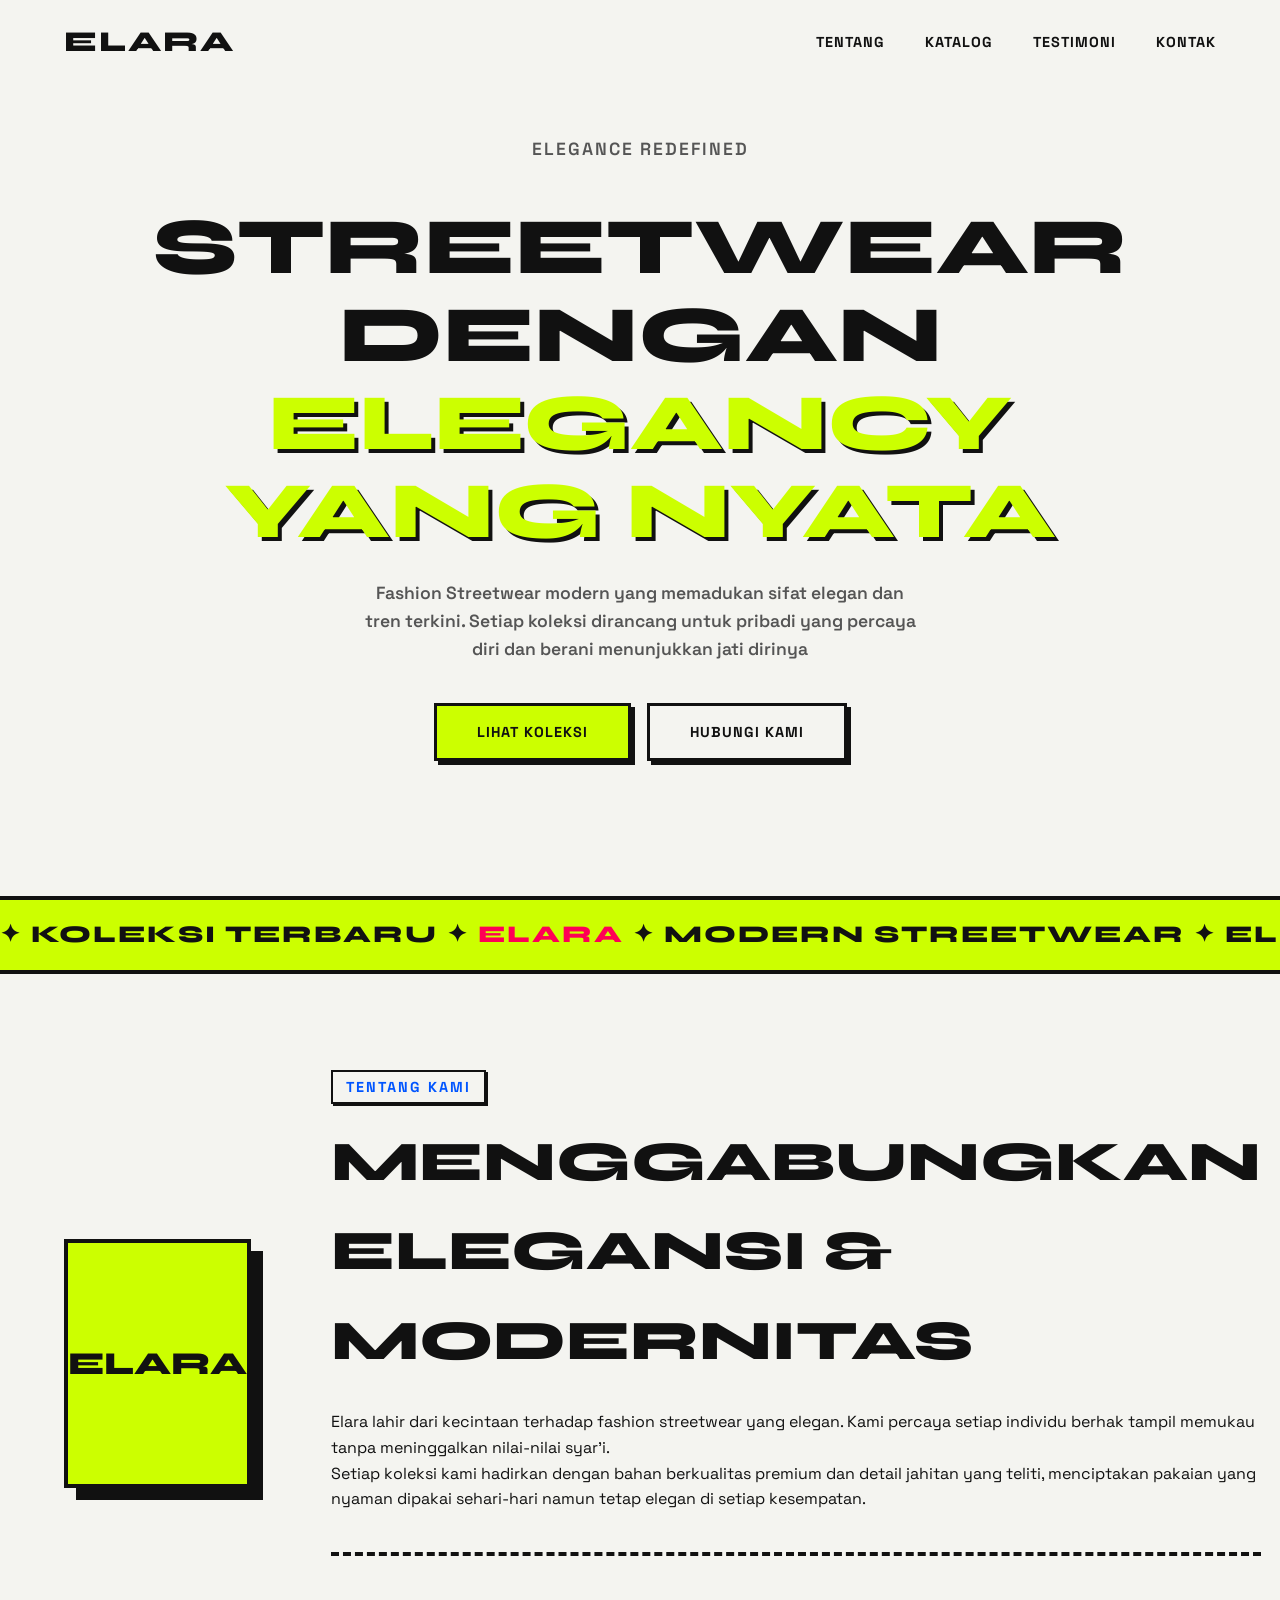
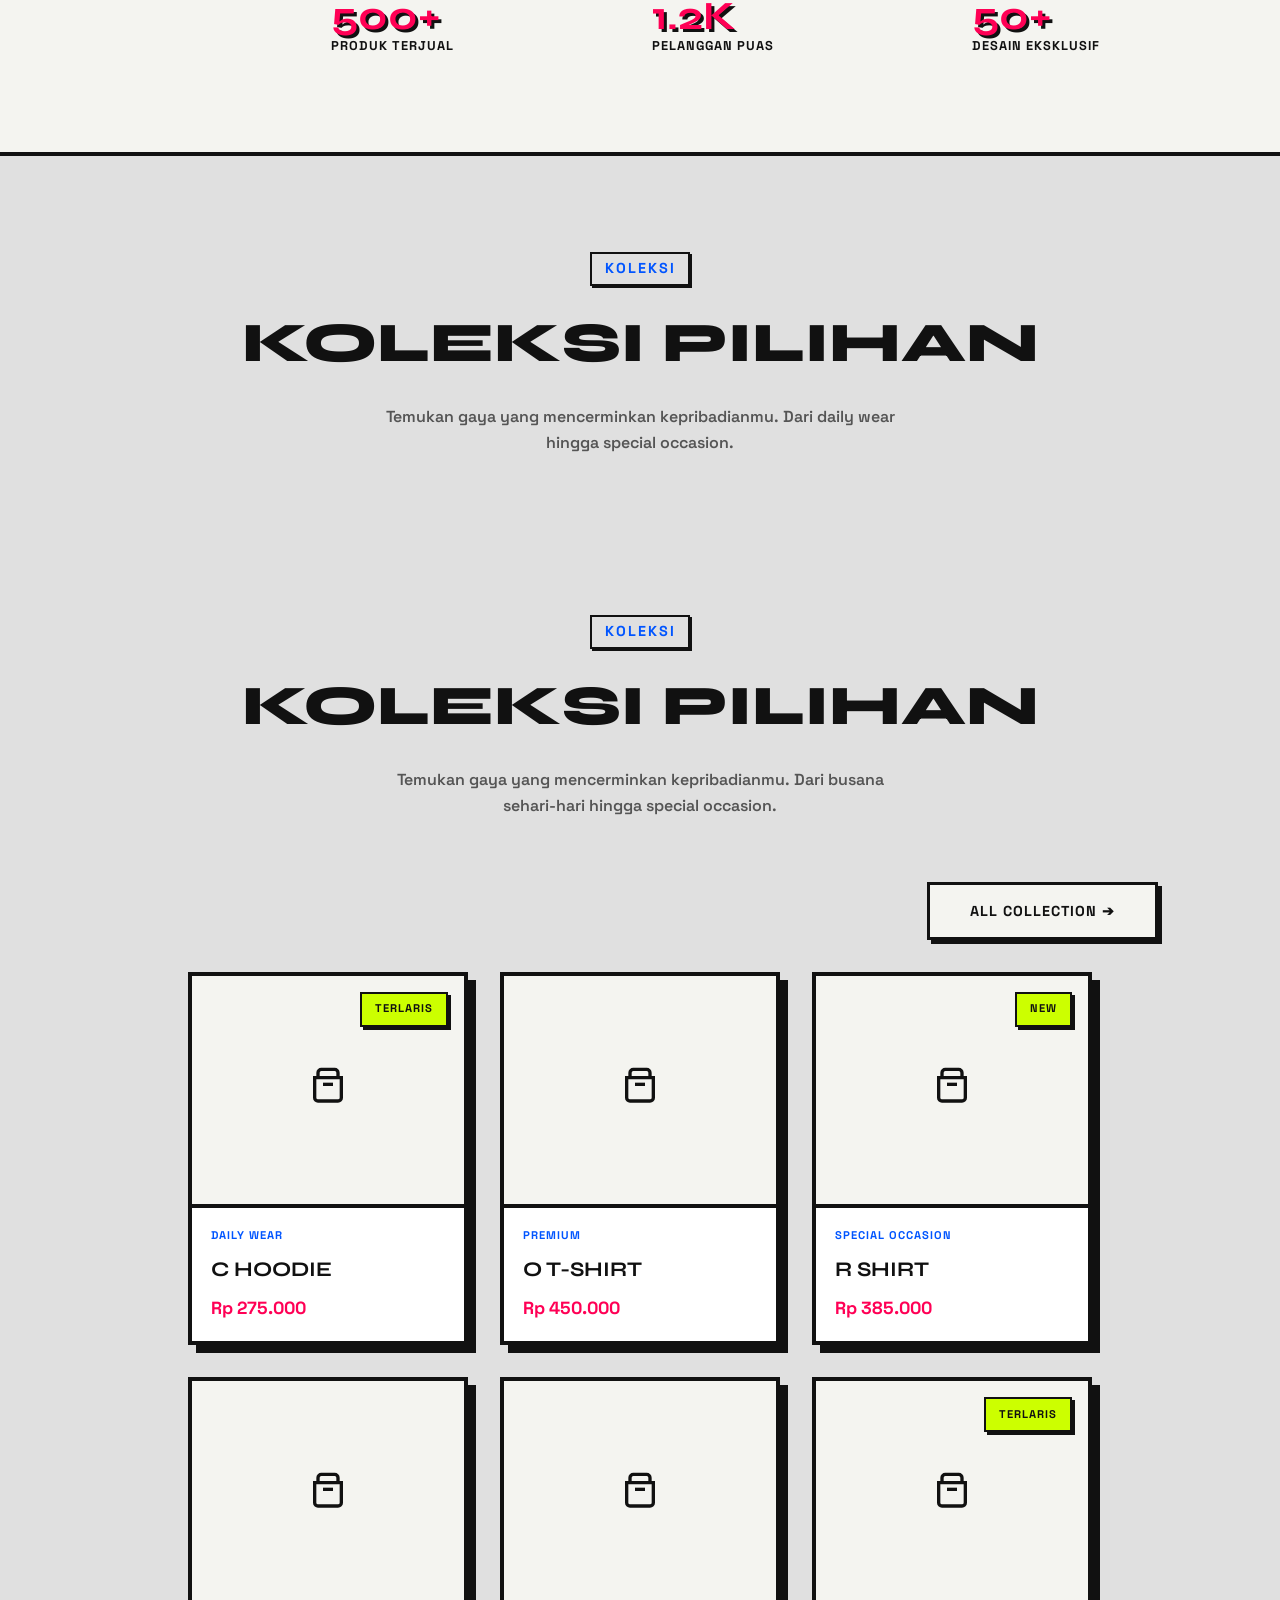
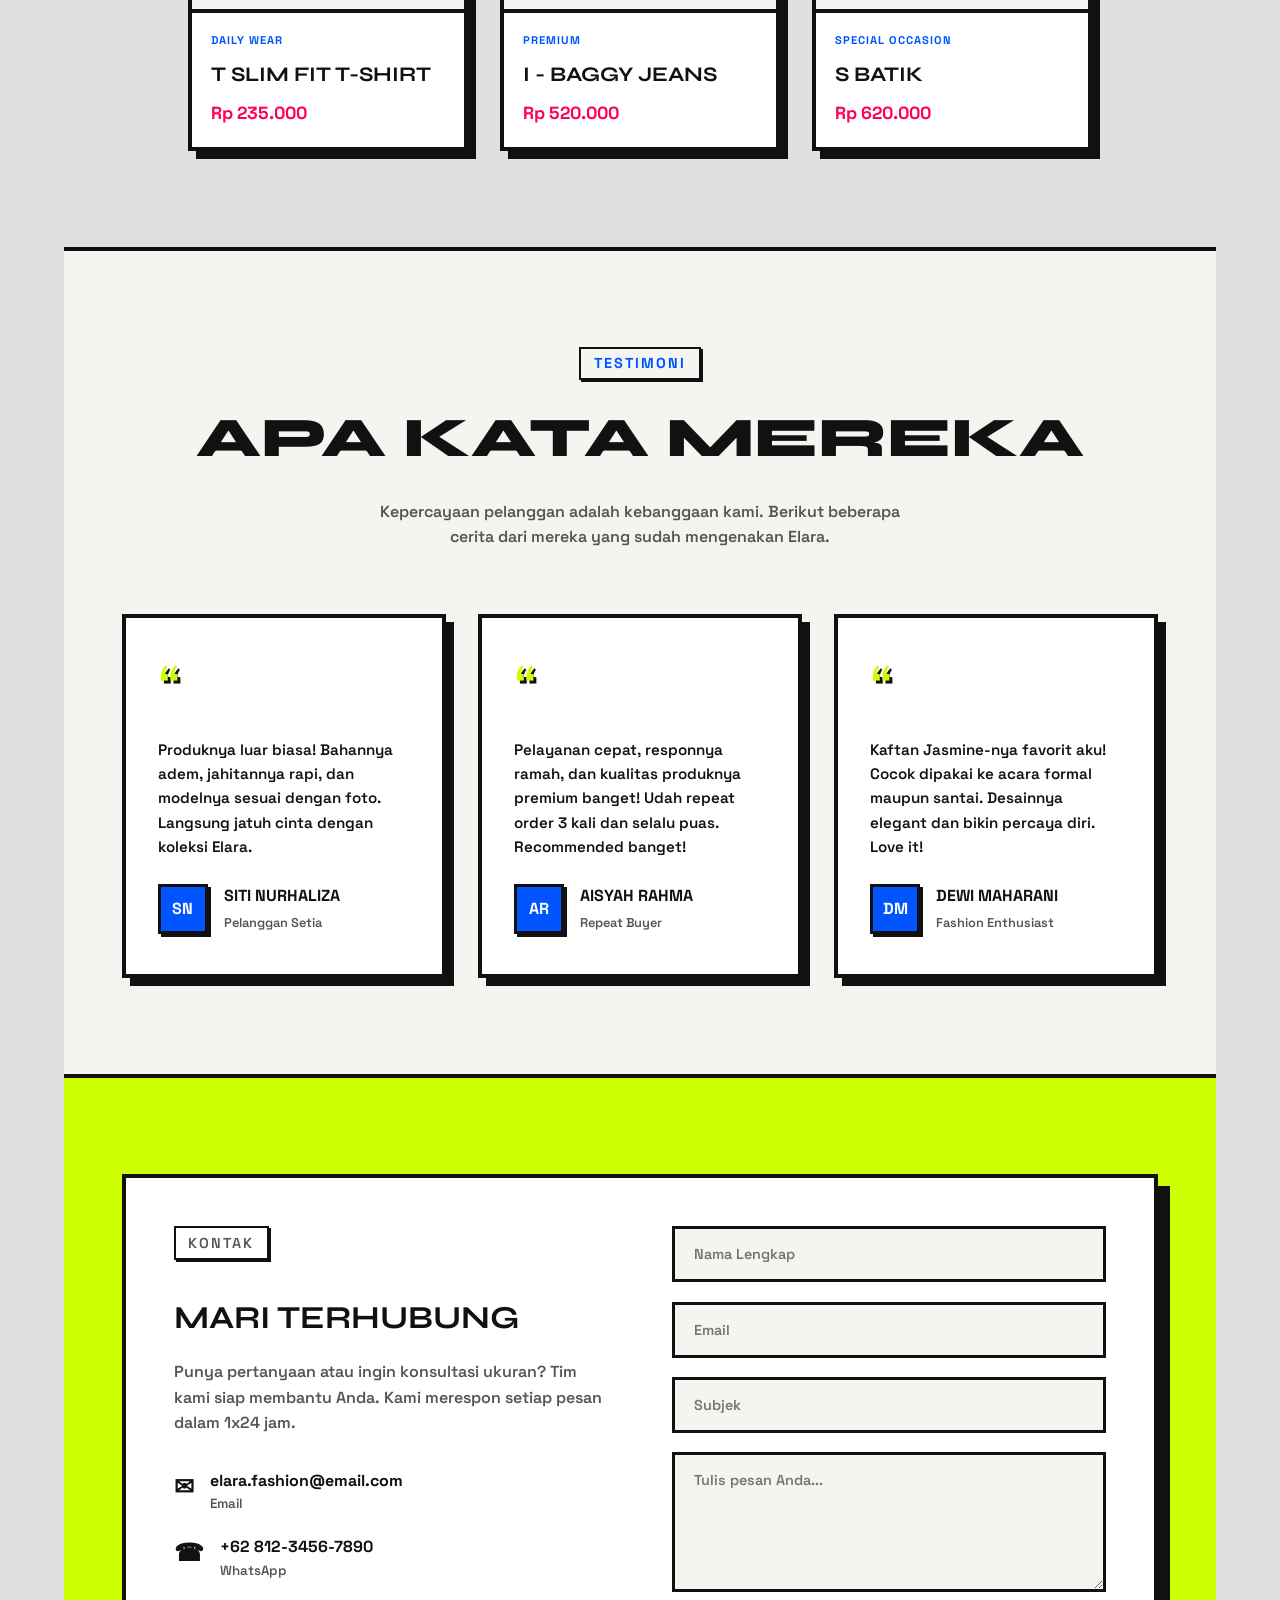
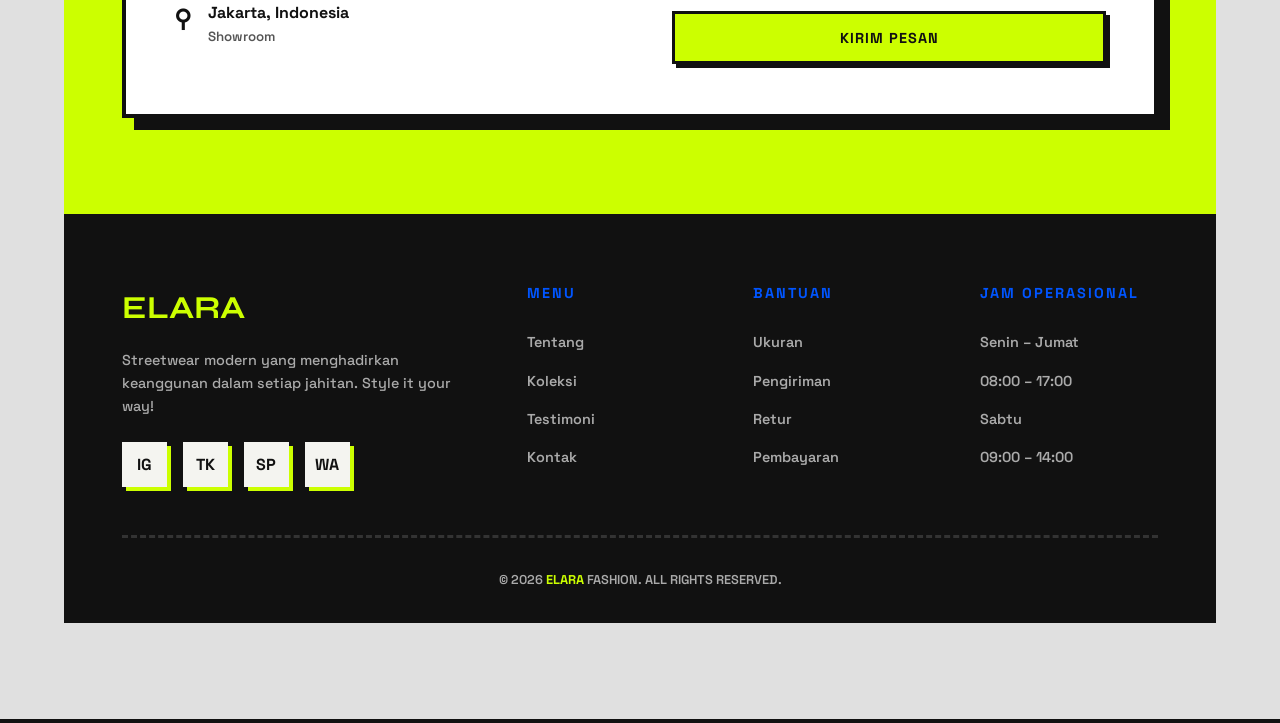
<file: index.html>
<!DOCTYPE html>
<html lang="id">
<head>
  <meta charset="UTF-8" />
  <meta name="viewport" content="width=device-width, initial-scale=1.0" />
  <title>ELARA — Fashion UMKM</title>
  <link href="https://fonts.googleapis.com/css2?family=Space+Grotesk:wght@0,400;700&family=Syne:wght@600;800&display=swap" rel="stylesheet" />
  <link rel="stylesheet" href="style.css?v=99" />
</head>
<body>

  <!-- LOADER -->
  <div id="loader">
    <span>ELARA</span>
    <div class="loader-bar"></div>
  </div>

  <!-- NAV -->
  <nav id="nav">
    <a href="#" class="logo">ELARA</a>
    <ul class="nav-links" id="navLinks">
      <li><a href="#about">Tentang</a></li>
      <li><a href="katalog.html">Katalog</a></li>
      <li><a href="#testimonials">Testimoni</a></li>
      <li><a href="#contact">Kontak</a></li>
    </ul>
    <button class="hamburger" id="hamburger" aria-label="Menu">
      <span></span><span></span><span></span>
    </button>
  </nav>

  <!-- HERO -->
  <section class="hero" id="home">
    <div class="hero-pattern">
      <div class="line"></div><div class="line"></div>
      <div class="line"></div><div class="line"></div>
    </div>
    <div class="hero-content">
      <p class="hero-sub">Elegance Redefined</p>
      <h1>Streetwear<br>dengan <em>Elegancy yang nyata</em></h1>
      <p>Fashion Streetwear modern yang memadukan sifat elegan dan tren terkini. Setiap koleksi dirancang untuk pribadi yang percaya diri dan berani menunjukkan jati dirinya</p>
      <div class="hero-actions">
        <a href="#collection" class="btn btn-primary"><span>Lihat Koleksi</span></a>
        <a href="#contact" class="btn btn-outline">Hubungi Kami</a>
      </div>
    </div>
    <div class="scroll-indicator">
      <div class="mouse"></div>
      <span>Scroll</span>
    </div>
  </section>

  <!-- MARQUEE -->
  <div class="marquee">
    <div class="marquee-track">
      <span>✦  Koleksi Terbaru  ✦  <em>Elara</em>  ✦  Modern Streetwear  ✦  Elegan & Berkelas</span>
      <span>✦  Koleksi Terbaru  ✦  <em>Elara</em>  ✦  Modern Streetwear  ✦  Elegan & Berkelas</span>
    </div>
  </div>

  <!-- ABOUT -->
  <section id="about">
    <div class="about-grid">
      <div class="about-image reveal">
        <div class="img-placeholder">
          <span>ELARA</span>
        </div>
      </div>
      <div class="about-text reveal">
        <p class="section-tag">Tentang Kami</p>
        <h2 class="section-title">Menggabungkan Elegansi & Modernitas</h2>
        <p>Elara lahir dari kecintaan terhadap fashion streetwear yang elegan. Kami percaya setiap individu berhak tampil memukau tanpa meninggalkan nilai-nilai syar'i.</p>
        <p>Setiap koleksi kami hadirkan dengan bahan berkualitas premium dan detail jahitan yang teliti, menciptakan pakaian yang nyaman dipakai sehari-hari namun tetap elegan di setiap kesempatan.</p>
        <div class="about-stats">
          <div>
            <h3>500+</h3>
            <p>Produk Terjual</p>
          </div>
          <div>
            <h3>1.2K</h3>
            <p>Pelanggan Puas</p>
          </div>
          <div>
            <h3>50+</h3>
            <p>Desain Eksklusif</p>
          </div>
        </div>
      </div>
    </div>
  </section>

  <!-- COLLECTION -->
  <section id="collection">
    <div class="collection-header reveal">
      <p class="section-tag">Koleksi</p>
      <h2 class="section-title">Koleksi Pilihan</h2>
      <p class="section-desc">Temukan gaya yang mencerminkan kepribadianmu. Dari daily wear hingga special occasion.</p>
    </div>
    <section id="collection">
      <div class="collection-header reveal">
        <p class="section-tag">Koleksi</p>
        <h2 class="section-title">Koleksi Pilihan</h2>
        <p class="section-desc">Temukan gaya yang mencerminkan kepribadianmu. Dari busana sehari-hari hingga special occasion.</p>
    </div>
    <div class="collection-action reveal">
      <a href="katalog.html" class="btn btn-outline">ALL COLLECTION ➔</a>
    </div>

    <div class="collection-grid">
    <div class="collection-grid">
      <div class="product-card reveal">
        <div class="product-img">
          <div class="icon-placeholder">
            <svg viewBox="0 0 24 24" fill="none" stroke="currentColor" stroke-width="1"><path d="M6 7V4a2 2 0 012-2h8a2 2 0 012 2v3"/><path d="M4 7h16v12a2 2 0 01-2 2H6a2 2 0 01-2-2V7z"/><path d="M9 11h6"/></svg>
          </div>
        </div>
        <div class="product-overlay">
          <span class="category">Daily Wear</span>
          <h3>C Hoodie</h3>
          <span class="price">Rp 275.000</span>
        </div>
        <span class="badge">Terlaris</span>
      </div>
      <div class="product-card reveal">
        <div class="product-img">
          <div class="icon-placeholder">
            <svg viewBox="0 0 24 24" fill="none" stroke="currentColor" stroke-width="1"><path d="M6 7V4a2 2 0 012-2h8a2 2 0 012 2v3"/><path d="M4 7h16v12a2 2 0 01-2 2H6a2 2 0 01-2-2V7z"/><path d="M9 11h6"/></svg>
          </div>
        </div>
        <div class="product-overlay">
          <span class="category">Premium</span>
          <h3>O T-Shirt</h3>
          <span class="price">Rp 450.000</span>
        </div>
      </div>
      <div class="product-card reveal">
        <div class="product-img">
          <div class="icon-placeholder">
            <svg viewBox="0 0 24 24" fill="none" stroke="currentColor" stroke-width="1"><path d="M6 7V4a2 2 0 012-2h8a2 2 0 012 2v3"/><path d="M4 7h16v12a2 2 0 01-2 2H6a2 2 0 01-2-2V7z"/><path d="M9 11h6"/></svg>
          </div>
        </div>
        <div class="product-overlay">
          <span class="category">Special Occasion</span>
          <h3>R Shirt</h3>
          <span class="price">Rp 385.000</span>
        </div>
        <span class="badge">New</span>
      </div>
      <div class="product-card reveal">
        <div class="product-img">
          <div class="icon-placeholder">
            <svg viewBox="0 0 24 24" fill="none" stroke="currentColor" stroke-width="1"><path d="M6 7V4a2 2 0 012-2h8a2 2 0 012 2v3"/><path d="M4 7h16v12a2 2 0 01-2 2H6a2 2 0 01-2-2V7z"/><path d="M9 11h6"/></svg>
          </div>
        </div>
        <div class="product-overlay">
          <span class="category">Daily Wear</span>
          <h3>T Slim Fit T-Shirt</h3>
          <span class="price">Rp 235.000</span>
        </div>
      </div>
      <div class="product-card reveal">
        <div class="product-img">
          <div class="icon-placeholder">
            <svg viewBox="0 0 24 24" fill="none" stroke="currentColor" stroke-width="1"><path d="M6 7V4a2 2 0 012-2h8a2 2 0 012 2v3"/><path d="M4 7h16v12a2 2 0 01-2 2H6a2 2 0 01-2-2V7z"/><path d="M9 11h6"/></svg>
          </div>
        </div>
        <div class="product-overlay">
          <span class="category">Premium</span>
          <h3>I - Baggy jeans</h3>
          <span class="price">Rp 520.000</span>
        </div>
      </div>
      <div class="product-card reveal">
        <div class="product-img">
          <div class="icon-placeholder">
            <svg viewBox="0 0 24 24" fill="none" stroke="currentColor" stroke-width="1"><path d="M6 7V4a2 2 0 012-2h8a2 2 0 012 2v3"/><path d="M4 7h16v12a2 2 0 01-2 2H6a2 2 0 01-2-2V7z"/><path d="M9 11h6"/></svg>
          </div>
        </div>
        <div class="product-overlay">
          <span class="category">Special Occasion</span>
          <h3>S Batik</h3>
          <span class="price">Rp 620.000</span>
        </div>
        <span class="badge">Terlaris</span>
      </div>
    </div>
  </section>

  <!-- TESTIMONIALS -->
  <section id="testimonials">
    <div class="testimonial-header reveal">
      <p class="section-tag">Testimoni</p>
      <h2 class="section-title">Apa Kata Mereka</h2>
      <p class="section-desc">Kepercayaan pelanggan adalah kebanggaan kami. Berikut beberapa cerita dari mereka yang sudah mengenakan Elara.</p>
    </div>
    <div class="testimonial-grid">
      <div class="testimonial-card reveal">
        <div class="quote">&ldquo;</div>
        <p>Produknya luar biasa! Bahannya adem, jahitannya rapi, dan modelnya sesuai dengan foto. Langsung jatuh cinta dengan koleksi Elara.</p>
        <div class="author">
          <div class="avatar">SN</div>
          <div>
            <h4>Siti Nurhaliza</h4>
            <span>Pelanggan Setia</span>
          </div>
        </div>
      </div>
      <div class="testimonial-card reveal">
        <div class="quote">&ldquo;</div>
        <p>Pelayanan cepat, responnya ramah, dan kualitas produknya premium banget! Udah repeat order 3 kali dan selalu puas. Recommended banget!</p>
        <div class="author">
          <div class="avatar">AR</div>
          <div>
            <h4>Aisyah Rahma</h4>
            <span>Repeat Buyer</span>
          </div>
        </div>
      </div>
      <div class="testimonial-card reveal">
        <div class="quote">&ldquo;</div>
        <p>Kaftan Jasmine-nya favorit aku! Cocok dipakai ke acara formal maupun santai. Desainnya elegant dan bikin percaya diri. Love it!</p>
        <div class="author">
          <div class="avatar">DM</div>
          <div>
            <h4>Dewi Maharani</h4>
            <span>Fashion Enthusiast</span>
          </div>
        </div>
      </div>
    </div>
  </section>

  <!-- CONTACT -->
  <section id="contact">
    <div class="contact-grid">
      <div class="contact-info reveal">
        <p class="section-tag">Kontak</p>
        <h3>Mari Terhubung</h3>
        <p>Punya pertanyaan atau ingin konsultasi ukuran? Tim kami siap membantu Anda. Kami merespon setiap pesan dalam 1x24 jam.</p>
        <div class="detail">
          <div class="icon">&#9993;</div>
          <div>
            <span>elara.fashion@email.com</span>
            <small>Email</small>
          </div>
        </div>
        <div class="detail">
          <div class="icon">&#9742;</div>
          <div>
            <span>+62 812-3456-7890</span>
            <small>WhatsApp</small>
          </div>
        </div>
        <div class="detail">
          <div class="icon">&#9906;</div>
          <div>
            <span>Jakarta, Indonesia</span>
            <small>Showroom</small>
          </div>
        </div>
      </div>
      <form class="contact-form reveal" onsubmit="event.preventDefault(); alert('Terima kasih! Pesan Anda telah terkirim.');">
        <input type="text" placeholder="Nama Lengkap" required />
        <input type="email" placeholder="Email" required />
        <input type="text" placeholder="Subjek" />
        <textarea placeholder="Tulis pesan Anda..." required></textarea>
        <button type="submit" class="btn btn-primary"><span>Kirim Pesan</span></button>
      </form>
    </div>
  </section>

  <!-- FOOTER -->
  <footer>
    <div class="footer-grid">
      <div class="brand">
        <h4>ELARA</h4>
        <p>Streetwear modern yang menghadirkan keanggunan dalam setiap jahitan. Style it your way!</p>
        <div class="social">
          <a href="#" aria-label="Instagram">IG</a>
          <a href="#" aria-label="TikTok">TK</a>
          <a href="#" aria-label="Shopee">SP</a>
          <a href="#" aria-label="WhatsApp">WA</a>
        </div>
      </div>
      <div>
        <h5>Menu</h5>
        <ul>
          <li><a href="#about">Tentang</a></li>
          <li><a href="#collection">Koleksi</a></li>
          <li><a href="#testimonials">Testimoni</a></li>
          <li><a href="#contact">Kontak</a></li>
        </ul>
      </div>
      <div>
        <h5>Bantuan</h5>
        <ul>
          <li><a href="#">Ukuran</a></li>
          <li><a href="#">Pengiriman</a></li>
          <li><a href="#">Retur</a></li>
          <li><a href="#">Pembayaran</a></li>
        </ul>
      </div>
      <div>
        <h5>Jam Operasional</h5>
        <ul>
          <li><a href="#">Senin – Jumat</a></li>
          <li><a href="#">08:00 – 17:00</a></li>
          <li><a href="#">Sabtu</a></li>
          <li><a href="#">09:00 – 14:00</a></li>
        </ul>
      </div>
    </div>
    <div class="copy">
      &copy; 2026 <em>ELARA</em> Fashion. All rights reserved.
    </div>
  </footer>
  <div id="product-modal" class="modal">
    <div class="modal-content">
      <button class="close-modal">&times;</button>
      <div class="modal-body">
        <div class="modal-img-placeholder">
          <span>PICT</span>
        </div>
        <div class="modal-info">
          <span class="modal-category">Kategori</span>
          <h2 class="modal-title">Nama Produk</h2>
          <p class="modal-price">Rp 0</p>
          <p class="modal-desc">Detail produk ini sangat hype dan cocok untuk gaya streetwear sehari-hari. Dibuat dengan material premium, potongannya oversized bikin bebas gerak. Sikat miring sebelum kehabisan!</p>
          <div class="modal-actions">
            <a href="https://wa.me/6281234567890" target="_blank" class="btn btn-primary w-100"><span>COP NOW (Beli)</span></a>
          </div>
        </div>
      </div>
    </div>
  </div>
  <script src="main.js?v=99"></script>
</body>
</html>
</file>
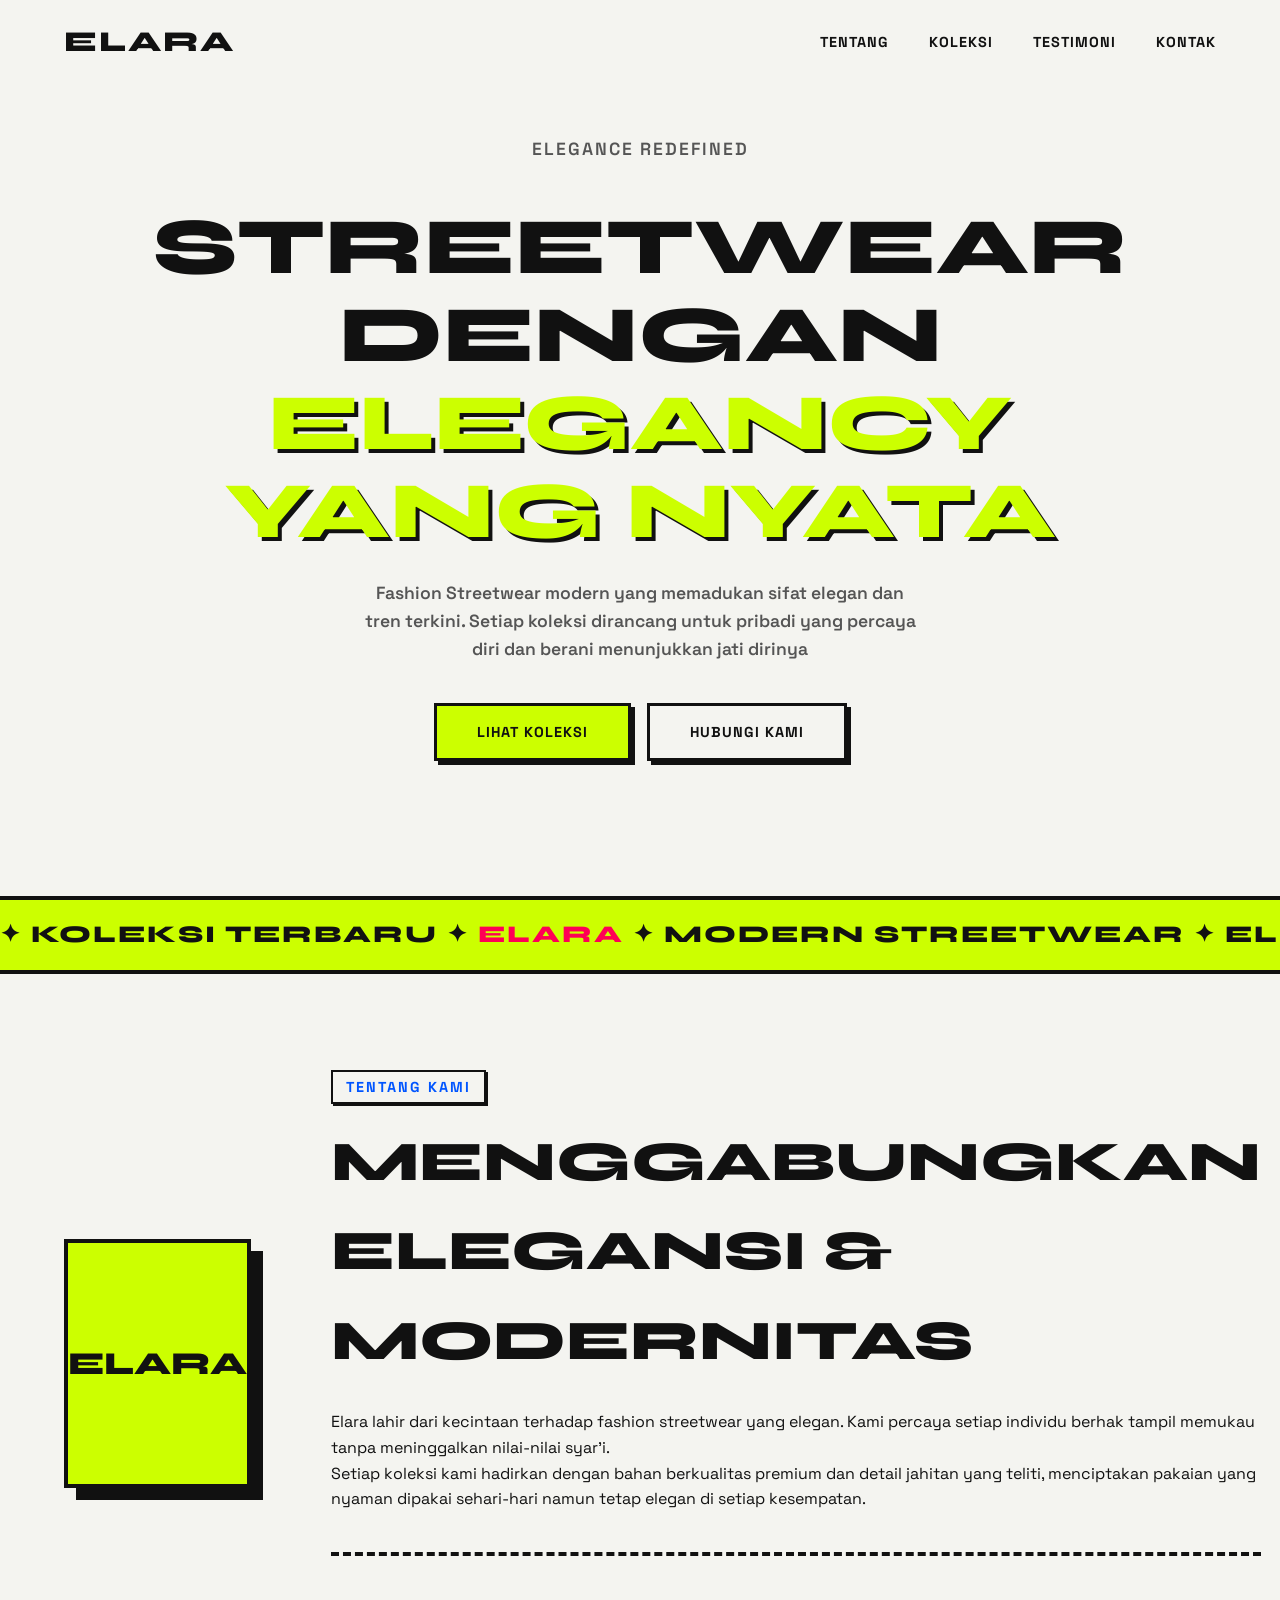
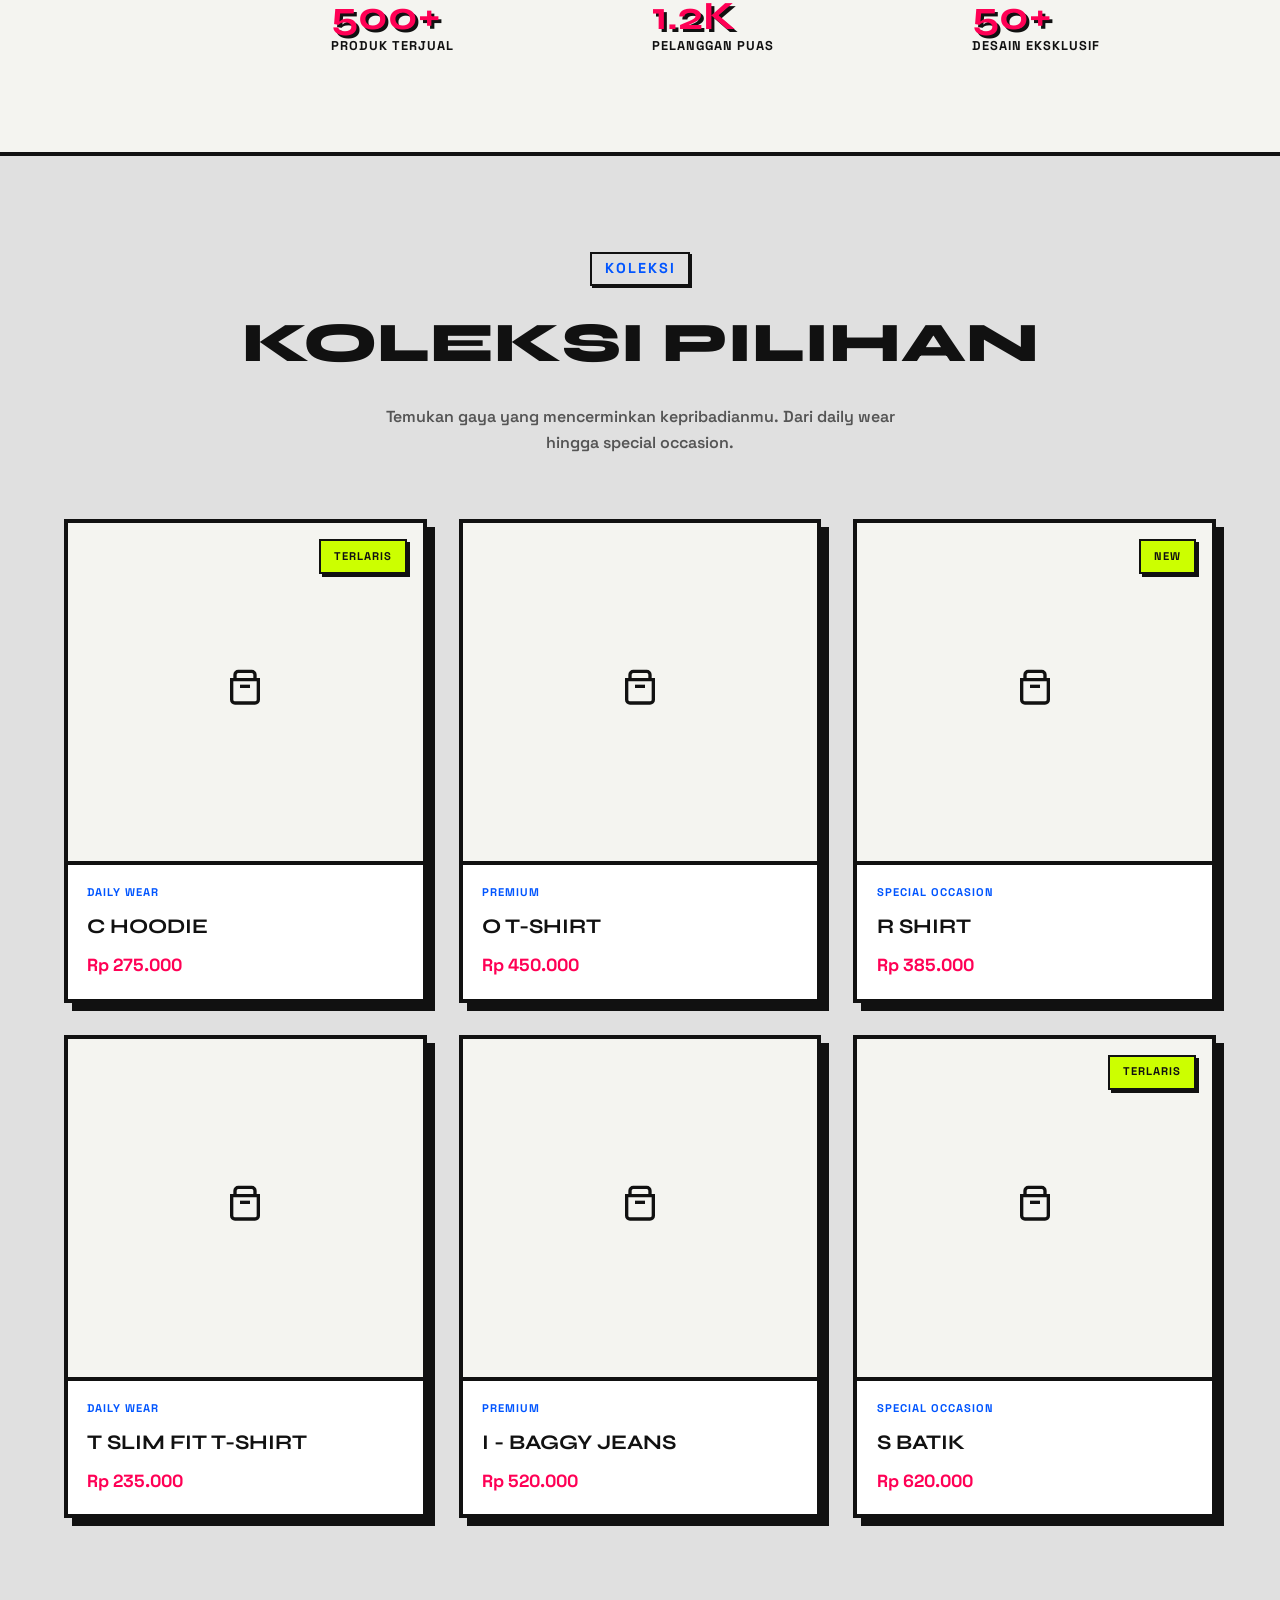
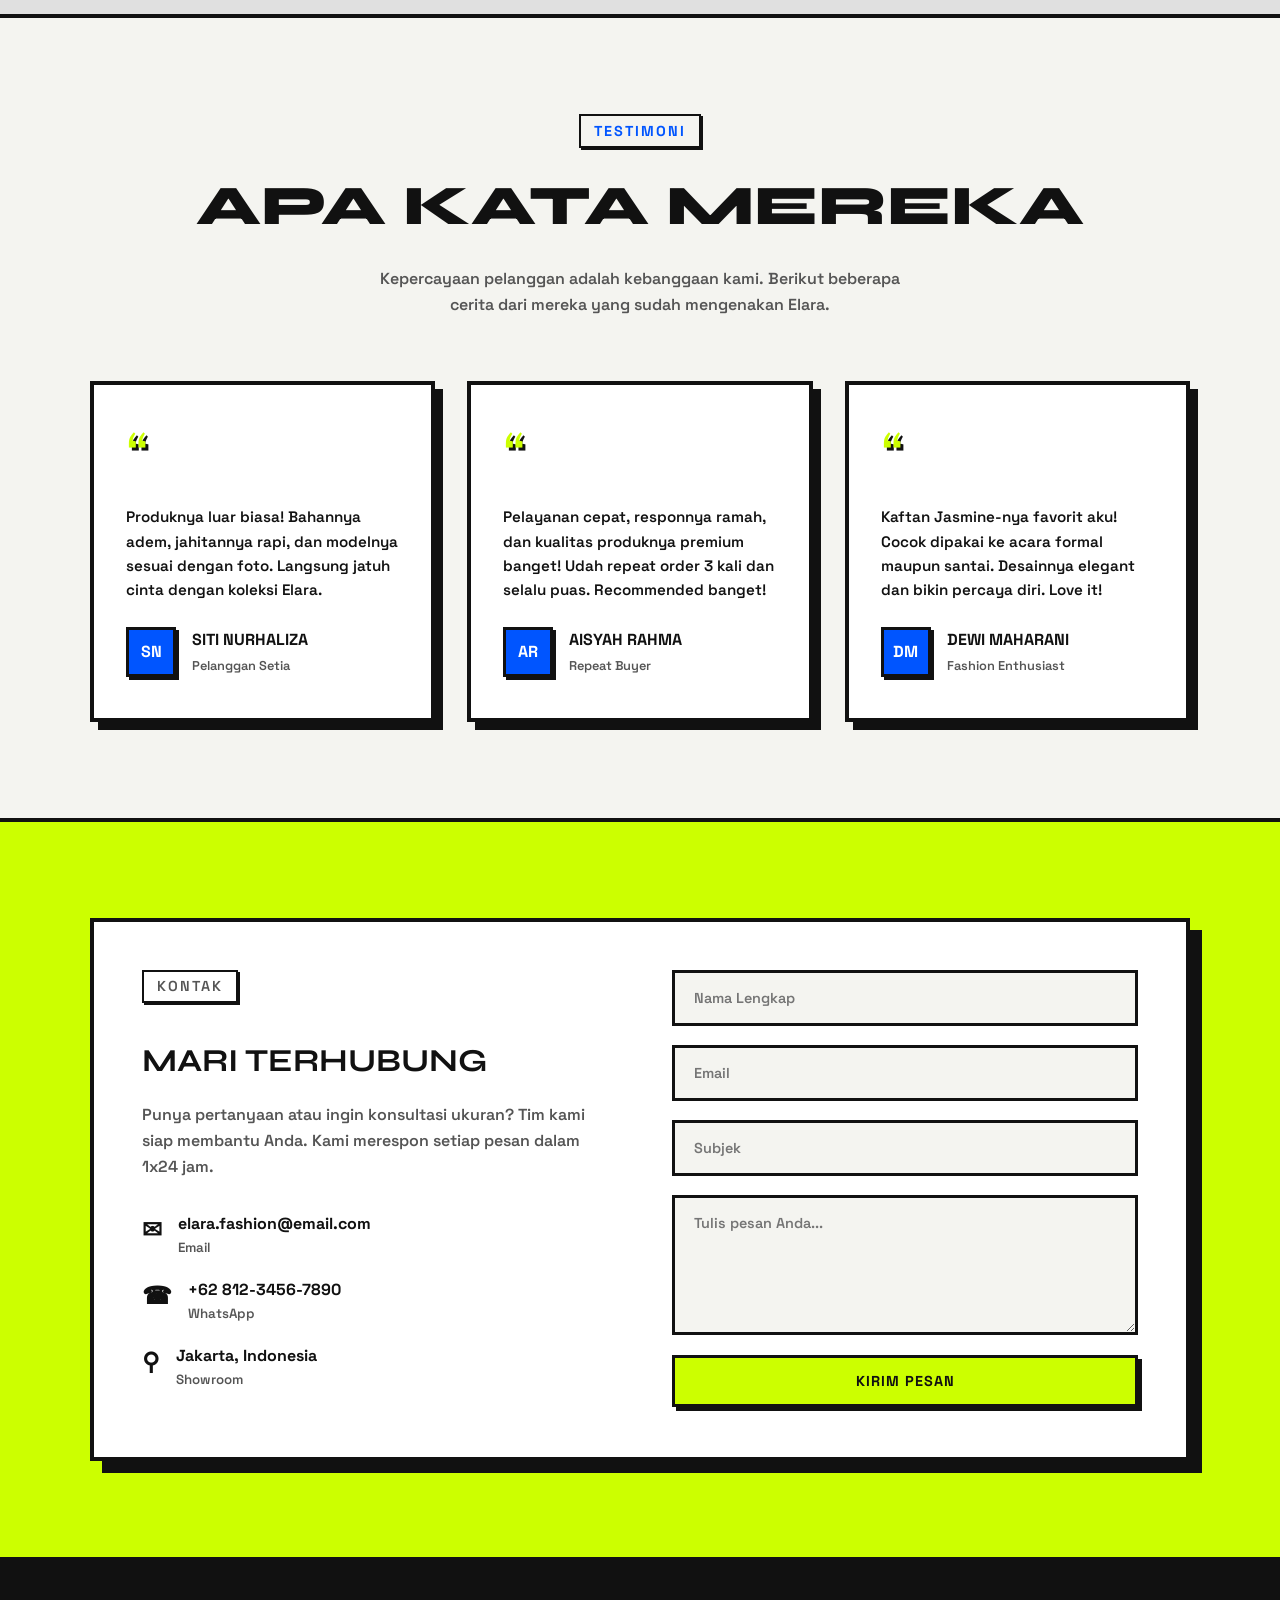
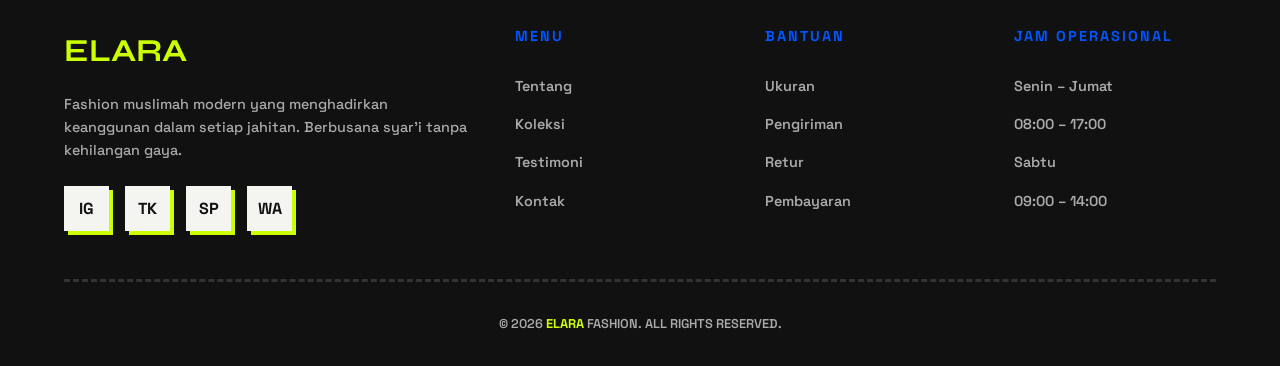
<file: fashion-umkm.html>
<!DOCTYPE html>
<html lang="id">
<head>
  <meta charset="UTF-8" />
  <meta name="viewport" content="width=device-width, initial-scale=1.0" />
  <title>ELARA — Fashion UMKM</title>
  <link href="https://fonts.googleapis.com/css2?family=Space+Grotesk:wght@0,400;700&family=Syne:wght@600;800&display=swap" rel="stylesheet" />
  <link rel="stylesheet" href="style.css" />
</head>
<body>

  <!-- LOADER -->
  <div id="loader">
    <span>ELARA</span>
    <div class="loader-bar"></div>
  </div>

  <!-- NAV -->
  <nav id="nav">
    <a href="#" class="logo">ELARA</a>
    <ul class="nav-links" id="navLinks">
      <li><a href="#about">Tentang</a></li>
      <li><a href="#collection">Koleksi</a></li>
      <li><a href="#testimonials">Testimoni</a></li>
      <li><a href="#contact">Kontak</a></li>
    </ul>
    <button class="hamburger" id="hamburger" aria-label="Menu">
      <span></span><span></span><span></span>
    </button>
  </nav>

  <!-- HERO -->
  <section class="hero" id="home">
    <div class="hero-pattern">
      <div class="line"></div><div class="line"></div>
      <div class="line"></div><div class="line"></div>
    </div>
    <div class="hero-content">
      <p class="hero-sub">Elegance Redefined</p>
      <h1>Streetwear<br>dengan <em>Elegancy yang nyata</em></h1>
      <p>Fashion Streetwear modern yang memadukan sifat elegan dan tren terkini. Setiap koleksi dirancang untuk pribadi yang percaya diri dan berani menunjukkan jati dirinya</p>
      <div class="hero-actions">
        <a href="#collection" class="btn btn-primary"><span>Lihat Koleksi</span></a>
        <a href="#contact" class="btn btn-outline">Hubungi Kami</a>
      </div>
    </div>
    <div class="scroll-indicator">
      <div class="mouse"></div>
      <span>Scroll</span>
    </div>
  </section>

  <!-- MARQUEE -->
  <div class="marquee">
    <div class="marquee-track">
      <span>✦  Koleksi Terbaru  ✦  <em>Elara</em>  ✦  Modern Streetwear  ✦  Elegan & Berkelas</span>
      <span>✦  Koleksi Terbaru  ✦  <em>Elara</em>  ✦  Modern Streetwear  ✦  Elegan & Berkelas</span>
    </div>
  </div>

  <!-- ABOUT -->
  <section id="about">
    <div class="about-grid">
      <div class="about-image reveal">
        <div class="img-placeholder">
          <span>ELARA</span>
        </div>
      </div>
      <div class="about-text reveal">
        <p class="section-tag">Tentang Kami</p>
        <h2 class="section-title">Menggabungkan Elegansi & Modernitas</h2>
        <p>Elara lahir dari kecintaan terhadap fashion streetwear yang elegan. Kami percaya setiap individu berhak tampil memukau tanpa meninggalkan nilai-nilai syar'i.</p>
        <p>Setiap koleksi kami hadirkan dengan bahan berkualitas premium dan detail jahitan yang teliti, menciptakan pakaian yang nyaman dipakai sehari-hari namun tetap elegan di setiap kesempatan.</p>
        <div class="about-stats">
          <div>
            <h3>500+</h3>
            <p>Produk Terjual</p>
          </div>
          <div>
            <h3>1.2K</h3>
            <p>Pelanggan Puas</p>
          </div>
          <div>
            <h3>50+</h3>
            <p>Desain Eksklusif</p>
          </div>
        </div>
      </div>
    </div>
  </section>

  <!-- COLLECTION -->
  <section id="collection">
    <div class="collection-header reveal">
      <p class="section-tag">Koleksi</p>
      <h2 class="section-title">Koleksi Pilihan</h2>
      <p class="section-desc">Temukan gaya yang mencerminkan kepribadianmu. Dari daily wear hingga special occasion.</p>
    </div>
    <div class="collection-grid">
      <div class="product-card reveal">
        <div class="product-img">
          <div class="icon-placeholder">
            <svg viewBox="0 0 24 24" fill="none" stroke="currentColor" stroke-width="1"><path d="M6 7V4a2 2 0 012-2h8a2 2 0 012 2v3"/><path d="M4 7h16v12a2 2 0 01-2 2H6a2 2 0 01-2-2V7z"/><path d="M9 11h6"/></svg>
          </div>
        </div>
        <div class="product-overlay">
          <span class="category">Daily Wear</span>
          <h3>C Hoodie</h3>
          <span class="price">Rp 275.000</span>
        </div>
        <span class="badge">Terlaris</span>
      </div>
      <div class="product-card reveal">
        <div class="product-img">
          <div class="icon-placeholder">
            <svg viewBox="0 0 24 24" fill="none" stroke="currentColor" stroke-width="1"><path d="M6 7V4a2 2 0 012-2h8a2 2 0 012 2v3"/><path d="M4 7h16v12a2 2 0 01-2 2H6a2 2 0 01-2-2V7z"/><path d="M9 11h6"/></svg>
          </div>
        </div>
        <div class="product-overlay">
          <span class="category">Premium</span>
          <h3>O T-Shirt</h3>
          <span class="price">Rp 450.000</span>
        </div>
      </div>
      <div class="product-card reveal">
        <div class="product-img">
          <div class="icon-placeholder">
            <svg viewBox="0 0 24 24" fill="none" stroke="currentColor" stroke-width="1"><path d="M6 7V4a2 2 0 012-2h8a2 2 0 012 2v3"/><path d="M4 7h16v12a2 2 0 01-2 2H6a2 2 0 01-2-2V7z"/><path d="M9 11h6"/></svg>
          </div>
        </div>
        <div class="product-overlay">
          <span class="category">Special Occasion</span>
          <h3>R Shirt</h3>
          <span class="price">Rp 385.000</span>
        </div>
        <span class="badge">New</span>
      </div>
      <div class="product-card reveal">
        <div class="product-img">
          <div class="icon-placeholder">
            <svg viewBox="0 0 24 24" fill="none" stroke="currentColor" stroke-width="1"><path d="M6 7V4a2 2 0 012-2h8a2 2 0 012 2v3"/><path d="M4 7h16v12a2 2 0 01-2 2H6a2 2 0 01-2-2V7z"/><path d="M9 11h6"/></svg>
          </div>
        </div>
        <div class="product-overlay">
          <span class="category">Daily Wear</span>
          <h3>T Slim Fit T-Shirt</h3>
          <span class="price">Rp 235.000</span>
        </div>
      </div>
      <div class="product-card reveal">
        <div class="product-img">
          <div class="icon-placeholder">
            <svg viewBox="0 0 24 24" fill="none" stroke="currentColor" stroke-width="1"><path d="M6 7V4a2 2 0 012-2h8a2 2 0 012 2v3"/><path d="M4 7h16v12a2 2 0 01-2 2H6a2 2 0 01-2-2V7z"/><path d="M9 11h6"/></svg>
          </div>
        </div>
        <div class="product-overlay">
          <span class="category">Premium</span>
          <h3>I - Baggy jeans</h3>
          <span class="price">Rp 520.000</span>
        </div>
      </div>
      <div class="product-card reveal">
        <div class="product-img">
          <div class="icon-placeholder">
            <svg viewBox="0 0 24 24" fill="none" stroke="currentColor" stroke-width="1"><path d="M6 7V4a2 2 0 012-2h8a2 2 0 012 2v3"/><path d="M4 7h16v12a2 2 0 01-2 2H6a2 2 0 01-2-2V7z"/><path d="M9 11h6"/></svg>
          </div>
        </div>
        <div class="product-overlay">
          <span class="category">Special Occasion</span>
          <h3>S Batik</h3>
          <span class="price">Rp 620.000</span>
        </div>
        <span class="badge">Terlaris</span>
      </div>
    </div>
  </section>

  <!-- TESTIMONIALS -->
  <section id="testimonials">
    <div class="testimonial-header reveal">
      <p class="section-tag">Testimoni</p>
      <h2 class="section-title">Apa Kata Mereka</h2>
      <p class="section-desc">Kepercayaan pelanggan adalah kebanggaan kami. Berikut beberapa cerita dari mereka yang sudah mengenakan Elara.</p>
    </div>
    <div class="testimonial-grid">
      <div class="testimonial-card reveal">
        <div class="quote">&ldquo;</div>
        <p>Produknya luar biasa! Bahannya adem, jahitannya rapi, dan modelnya sesuai dengan foto. Langsung jatuh cinta dengan koleksi Elara.</p>
        <div class="author">
          <div class="avatar">SN</div>
          <div>
            <h4>Siti Nurhaliza</h4>
            <span>Pelanggan Setia</span>
          </div>
        </div>
      </div>
      <div class="testimonial-card reveal">
        <div class="quote">&ldquo;</div>
        <p>Pelayanan cepat, responnya ramah, dan kualitas produknya premium banget! Udah repeat order 3 kali dan selalu puas. Recommended banget!</p>
        <div class="author">
          <div class="avatar">AR</div>
          <div>
            <h4>Aisyah Rahma</h4>
            <span>Repeat Buyer</span>
          </div>
        </div>
      </div>
      <div class="testimonial-card reveal">
        <div class="quote">&ldquo;</div>
        <p>Kaftan Jasmine-nya favorit aku! Cocok dipakai ke acara formal maupun santai. Desainnya elegant dan bikin percaya diri. Love it!</p>
        <div class="author">
          <div class="avatar">DM</div>
          <div>
            <h4>Dewi Maharani</h4>
            <span>Fashion Enthusiast</span>
          </div>
        </div>
      </div>
    </div>
  </section>

  <!-- CONTACT -->
  <section id="contact">
    <div class="contact-grid">
      <div class="contact-info reveal">
        <p class="section-tag">Kontak</p>
        <h3>Mari Terhubung</h3>
        <p>Punya pertanyaan atau ingin konsultasi ukuran? Tim kami siap membantu Anda. Kami merespon setiap pesan dalam 1x24 jam.</p>
        <div class="detail">
          <div class="icon">&#9993;</div>
          <div>
            <span>elara.fashion@email.com</span>
            <small>Email</small>
          </div>
        </div>
        <div class="detail">
          <div class="icon">&#9742;</div>
          <div>
            <span>+62 812-3456-7890</span>
            <small>WhatsApp</small>
          </div>
        </div>
        <div class="detail">
          <div class="icon">&#9906;</div>
          <div>
            <span>Jakarta, Indonesia</span>
            <small>Showroom</small>
          </div>
        </div>
      </div>
      <form class="contact-form reveal" onsubmit="event.preventDefault(); alert('Terima kasih! Pesan Anda telah terkirim.');">
        <input type="text" placeholder="Nama Lengkap" required />
        <input type="email" placeholder="Email" required />
        <input type="text" placeholder="Subjek" />
        <textarea placeholder="Tulis pesan Anda..." required></textarea>
        <button type="submit" class="btn btn-primary"><span>Kirim Pesan</span></button>
      </form>
    </div>
  </section>

  <!-- FOOTER -->
  <footer>
    <div class="footer-grid">
      <div class="brand">
        <h4>ELARA</h4>
        <p>Fashion muslimah modern yang menghadirkan keanggunan dalam setiap jahitan. Berbusana syar'i tanpa kehilangan gaya.</p>
        <div class="social">
          <a href="#" aria-label="Instagram">IG</a>
          <a href="#" aria-label="TikTok">TK</a>
          <a href="#" aria-label="Shopee">SP</a>
          <a href="#" aria-label="WhatsApp">WA</a>
        </div>
      </div>
      <div>
        <h5>Menu</h5>
        <ul>
          <li><a href="#about">Tentang</a></li>
          <li><a href="#collection">Koleksi</a></li>
          <li><a href="#testimonials">Testimoni</a></li>
          <li><a href="#contact">Kontak</a></li>
        </ul>
      </div>
      <div>
        <h5>Bantuan</h5>
        <ul>
          <li><a href="#">Ukuran</a></li>
          <li><a href="#">Pengiriman</a></li>
          <li><a href="#">Retur</a></li>
          <li><a href="#">Pembayaran</a></li>
        </ul>
      </div>
      <div>
        <h5>Jam Operasional</h5>
        <ul>
          <li><a href="#">Senin – Jumat</a></li>
          <li><a href="#">08:00 – 17:00</a></li>
          <li><a href="#">Sabtu</a></li>
          <li><a href="#">09:00 – 14:00</a></li>
        </ul>
      </div>
    </div>
    <div class="copy">
      &copy; 2026 <em>ELARA</em> Fashion. All rights reserved.
    </div>
  </footer>

  <script>
    // ─── LOADER ───
    window.addEventListener('load', () => {
      setTimeout(() => document.getElementById('loader').classList.add('hidden'), 600);
    });

    // ─── NAV SCROLL ───
    const nav = document.getElementById('nav');
    window.addEventListener('scroll', () => {
      nav.classList.toggle('scrolled', window.scrollY > 60);
    });

    // ─── HAMBURGER ───
    const hamburger = document.getElementById('hamburger');
    const navLinks = document.getElementById('navLinks');
    hamburger.addEventListener('click', () => {
      hamburger.classList.toggle('active');
      navLinks.classList.toggle('open');
    });
    navLinks.querySelectorAll('a').forEach(link => {
      link.addEventListener('click', () => {
        hamburger.classList.remove('active');
        navLinks.classList.remove('open');
      });
    });

    // ─── SCROLL REVEAL ───
    const revealEls = document.querySelectorAll('.reveal');
    const observer = new IntersectionObserver((entries) => {
      entries.forEach(entry => {
        if (entry.isIntersecting) {
          entry.target.classList.add('visible');
        }
      });
    }, { threshold: 0.15 });

    revealEls.forEach(el => observer.observe(el));
  </script>
</body>
</html>
</file>
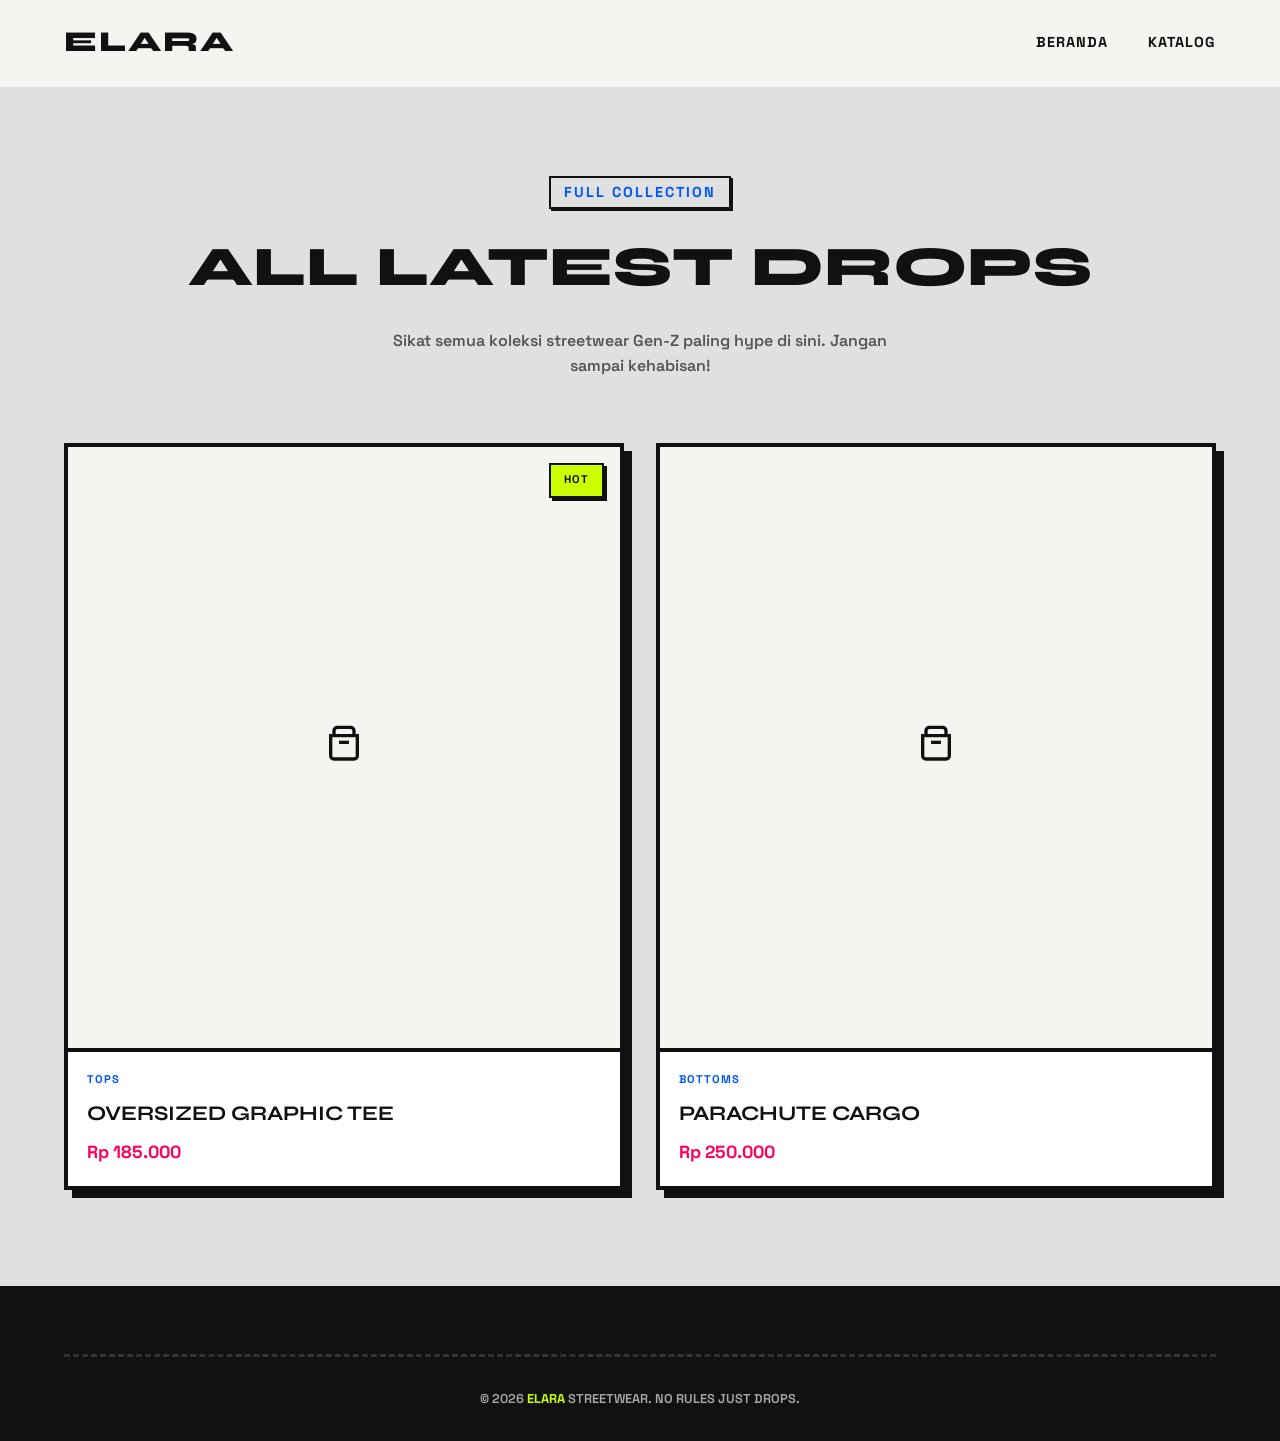
<file: katalog.html>
<!DOCTYPE html>
<html Lang="id">
    <head>
        <meta charset="UTF-8" />
        <meta name="viewport" content="width=device-width, initial-scale=1.0" />
        <title> ALL DROPS - ELARA</title>
        <link rel="stylesheet" href="style.css?v=100" />
    </head>
    <body>
        <nav id="nav" class="scrolled">
            <a href="index.html" class="logo">ELARA</a>
            <ul class="nav-links" id="navLinks">
                <li><a href="index.html">Beranda</a></li>
                <li><a href="katalog.html">Katalog</a></li>
            </ul>
            <button class="hamburger" id="hamburger" aria-label="Menu">
                <span></span><span></span><span></span>
            </button>
        </nav>
        <section style="margin-top: 80px;" id="collection">
    <div class="collection-header reveal">
      <p class="section-tag">FULL COLLECTION</p>
      <h2 class="section-title">ALL LATEST DROPS</h2>
      <p class="section-desc">Sikat semua koleksi streetwear Gen-Z paling hype di sini. Jangan sampai kehabisan!</p>
    </div>
    
    <div class="collection-grid">
      <div class="product-card reveal">
        <div class="product-img">
          <div class="icon-placeholder">
            <svg viewBox="0 0 24 24" fill="none" stroke="currentColor" stroke-width="2"><path d="M6 7V4a2 2 0 012-2h8a2 2 0 012 2v3"/><path d="M4 7h16v12a2 2 0 01-2 2H6a2 2 0 01-2-2V7z"/><path d="M9 11h6"/></svg>
          </div>
        </div>
        <div class="product-overlay">
          <span class="category">Tops</span>
          <h3>Oversized Graphic Tee</h3>
          <span class="price">Rp 185.000</span>
        </div>
        <span class="badge">HOT</span>
      </div>

      <div class="product-card reveal">
        <div class="product-img">
          <div class="icon-placeholder">
            <svg viewBox="0 0 24 24" fill="none" stroke="currentColor" stroke-width="2"><path d="M6 7V4a2 2 0 012-2h8a2 2 0 012 2v3"/><path d="M4 7h16v12a2 2 0 01-2 2H6a2 2 0 01-2-2V7z"/><path d="M9 11h6"/></svg>
          </div>
        </div>
        <div class="product-overlay">
          <span class="category">Bottoms</span>
          <h3>Parachute Cargo</h3>
          <span class="price">Rp 250.000</span>
        </div>
      </div>
      
      </div>
  </section>

  <div id="product-modal" class="modal">
    <div class="modal-content">
      <button class="close-modal">&times;</button>
      <div class="modal-body">
        <div class="modal-img-placeholder">
          <span>PICT</span>
        </div>
        <div class="modal-info">
          <span class="modal-category">Kategori</span>
          <h2 class="modal-title">Nama Produk</h2>
          <p class="modal-price">Rp 0</p>
          <p class="modal-desc">Bahan premium yang adem, cuttingan boxy fit bikin look lo makin brutal. Langsung sikat miring!</p>
          <div class="modal-actions">
            <a href="https://wa.me/6281234567890" target="_blank" class="btn btn-primary w-100"><span>COP NOW</span></a>
          </div>
        </div>
      </div>
    </div>
  </div>

  <footer>
    <div class="copy">
      &copy; 2026 <em>ELARA</em> STREETWEAR. NO RULES JUST DROPS.
    </div>
  </footer>

  <script src="main.js?v=100"></script>
    </body>
</html>
</file>
<file: style.css>
@import url('https://fonts.googleapis.com/css2?family=Space+Grotesk:wght@400;600;700&family=Syne:wght@600;800&display=swap');

:root {
  /* Palet Streetwear Neo-Brutalism */
  --primary: #ccff00; /* Neon Green */
  --secondary: #0055ff; /* Electric Blue */
  --accent: #ff0055; /* Hot Pink */
  --dark: #111111;
  --light: #f4f4f0;
  --text: #111111;
  --text-muted: #555555;
  --font-serif: 'Syne', sans-serif;
  --font-sans: 'Space Grotesk', sans-serif;
}

*, *::before, *::after { margin: 0; padding: 0; box-sizing: border-box; }
html { scroll-behavior: smooth; }

body {
  font-family: var(--font-sans);
  background: var(--light);
  color: var(--text);
  overflow-x: hidden;
  line-height: 1.6;
}

/* ─── LOADER ─── */
#loader {
  position: fixed; inset: 0; z-index: 9999;
  background: var(--light);
  display: flex; align-items: center; justify-content: center;
  flex-direction: column;
  transition: opacity .6s, visibility .6s;
}
#loader.hidden { opacity: 0; visibility: hidden; pointer-events: none; }
#loader span {
  font-family: var(--font-serif);
  font-size: 3rem; font-weight: 800; color: var(--dark);
  text-transform: uppercase; text-shadow: 4px 4px 0px var(--primary);
}
.loader-bar {
  margin-top: 1rem; width: 200px; height: 8px;
  background: var(--dark); border: 2px solid var(--dark);
  overflow: hidden; box-shadow: 4px 4px 0px var(--dark);
}
.loader-bar::after {
  content: ''; display: block; height: 100%; width: 0;
  background: var(--accent);
  animation: load 1.4s ease forwards;
}
@keyframes load { to { width: 100%; } }

/* ─── NAV ─── */
nav {
  position: fixed; top: 0; left: 0; right: 0; z-index: 1000;
  display: flex; align-items: center; justify-content: space-between;
  padding: 1.2rem 5%; background: var(--light);
  border-bottom: 3px solid transparent; transition: all .4s;
}
nav.scrolled {
  background: var(--light); border-bottom: 4px solid var(--dark);
  padding: .7rem 5%;
}
nav .logo {
  font-family: var(--font-serif); font-size: 1.8rem; font-weight: 800;
  color: var(--dark); text-decoration: none; letter-spacing: 2px;
}
.nav-links { display: flex; gap: 2.5rem; list-style: none; }
.nav-links a {
  color: var(--dark); text-decoration: none;
  font-size: .9rem; font-weight: 700; letter-spacing: 1px;
  text-transform: uppercase; position: relative; transition: color .2s;
}
.nav-links a:hover { color: var(--secondary); }

.hamburger {
  display: none; flex-direction: column; gap: 6px; cursor: pointer;
  background: none; border: none; padding: 4px;
}
.hamburger span {
  display: block; width: 26px; height: 3px; background: var(--dark);
  transition: all .3s;
}
.hamburger.active span:nth-child(1) { transform: rotate(45deg) translate(6px,6px); }
.hamburger.active span:nth-child(2) { opacity: 0; }
.hamburger.active span:nth-child(3) { transform: rotate(-45deg) translate(6px,-6px); }

/* ─── HERO ─── */
.hero {
  position: relative; min-height: 100vh;
  display: flex; align-items: center; justify-content: center; text-align: center;
  background: var(--light); border-bottom: 4px solid var(--dark); overflow: hidden;
}
.hero-content { position: relative; z-index: 2; padding: 0 5%; width: 100%; max-width: 1200px; }
.hero-sub {
  font-size: 1rem; font-weight: 700; letter-spacing: 2px; text-transform: uppercase;
  color: var(--secondary); margin-bottom: 1rem;
}
.hero h1 {
  font-family: var(--font-serif); 
  font-size: clamp(1.2rem, 9vw, 5rem);
  font-weight: 800; 
  color: var(--dark); 
  line-height: 1.1; 
  text-transform: uppercase;
  margin-bottom: 1.5rem;
  width: 100%;
  box-sizing: border-box;
  word-wrap: break-word;
}
.hero h1 em {
  font-style: normal; color: var(--primary); text-shadow: 4px 4px 0px var(--dark);
}
.hero p {
  font-size: 1.1rem; font-weight: 600; color: var(--text-muted);
  max-width: 560px; margin: 0 auto 2.5rem;
}
.hero-actions { display: flex; gap: 1rem; justify-content: center; flex-wrap: wrap; }

/* ─── BUTTONS ─── */
.btn {
  display: inline-block; padding: .9rem 2.5rem;
  font-family: var(--font-sans); font-size: .9rem; font-weight: 700;
  letter-spacing: 1px; text-transform: uppercase; text-decoration: none;
  cursor: pointer; transition: all .2s; border-radius: 0;
}
.btn-primary {
  background: var(--primary); color: var(--dark);
  border: 3px solid var(--dark); box-shadow: 4px 4px 0px var(--dark);
}
.btn-primary:hover { transform: translate(-2px, -2px); box-shadow: 8px 8px 0px var(--dark); }
.btn-outline {
  background: var(--light); color: var(--dark);
  border: 3px solid var(--dark); box-shadow: 4px 4px 0px var(--dark);
}
.btn-outline:hover {
  background: var(--accent); color: #fff;
  transform: translate(-2px, -2px); box-shadow: 8px 8px 0px var(--dark);
}

.scroll-indicator { display: none; } /* Dihapus agar lebih minimalis */

/* ─── MARQUEE ─── */
.marquee {
  background: var(--primary); border-bottom: 4px solid var(--dark);
  overflow: hidden; padding: 1rem 0;
}
.marquee-track {
  display: flex; gap: 4rem; white-space: nowrap;
  animation: marquee 15s linear infinite;
}
.marquee-track span {
  font-family: var(--font-serif); font-weight: 800;
  font-size: 1.5rem; color: var(--dark); letter-spacing: 2px; text-transform: uppercase;
}
.marquee-track span em { font-style: normal; color: var(--accent); }
@keyframes marquee { 0% { transform: translateX(0); } 100% { transform: translateX(-50%); } }

/* ─── SECTIONS ─── */
section { padding: 6rem 5%; border-bottom: 4px solid var(--dark); }
.section-tag {
  font-weight: 700; font-size: .9rem; letter-spacing: 2px; text-transform: uppercase;
  color: var(--secondary); margin-bottom: .8rem; display: inline-block;
  border: 2px solid var(--dark); padding: .2rem .8rem; box-shadow: 2px 2px 0px var(--dark);
}
.section-title {
  font-family: var(--font-serif); font-size: clamp(2.5rem, 5vw, 3.5rem);
  font-weight: 800; text-transform: uppercase; margin-bottom: 1rem; color: var(--dark);
}
.section-desc { color: var(--text-muted); font-weight: 600; max-width: 520px; font-size: 1rem; line-height: 1.6; }

/* ─── ABOUT ─── */
#about { background: var(--light); }
.about-grid {
  display: grid; grid-template-columns: 1fr 1fr; gap: 5rem;
  align-items: center; max-width: 1200px; margin: 0 auto;
}
.about-image {
  position: relative; width: 100%; aspect-ratio: 3/4;
  background: var(--primary); border: 4px solid var(--dark);
  box-shadow: 12px 12px 0px var(--dark); display: flex; align-items: center; justify-content: center;
}
.about-image .img-placeholder { font-family: var(--font-serif); font-size: 2rem; font-weight: 800; color: var(--dark); }
.about-text h2 { margin-bottom: 1.5rem; }
.about-stats {
  display: grid; grid-template-columns: repeat(3, 1fr); gap: 2rem;
  margin-top: 2.5rem; padding-top: 2.5rem; border-top: 4px dashed var(--dark);
}
.about-stats h3 {
  font-family: var(--font-serif); font-size: 2.5rem; color: var(--accent);
  text-shadow: 3px 3px 0px var(--dark); line-height: 1;
}
.about-stats p { font-weight: 700; font-size: .8rem; letter-spacing: 1px; text-transform: uppercase; color: var(--dark); }

/* ─── COLLECTION ─── */
#collection { background: #e0e0e0; }
.collection-header { text-align: center; margin-bottom: 4rem; }
.collection-header .section-desc { margin: 0 auto; }
.collection-action {
  max-width: 1200px; /* Ukuran ini menyamakan lebar dengan grid produk */
  margin: 0 auto 2rem auto; /* Memberi jarak 2rem ke bawah (jarak ke produk) */
  display: flex;
  justify-content: flex-end; /* Kunci sihir untuk memojokkan tombol ke kanan */
  padding: 0;
}
.collection-grid {
  display: grid; 
  grid-template-columns: repeat(auto-fit, minmax(280px, 1fr));
  gap: 2rem; 
  max-width: 1200px; 
  margin: 0 auto;
  justify-content:center; 
}
.product-card {
  position: relative; cursor: pointer; aspect-ratio: 3/4; background: #ffffff;
  border: 4px solid var(--dark); box-shadow: 8px 8px 0px var(--dark);
  transition: transform .2s; display: flex; flex-direction: column;
}
.product-card:hover { transform: translate(-4px, -4px); box-shadow: 12px 12px 0px var(--dark); }
.product-card .product-img {
  flex-grow: 1; display: flex; align-items: center; justify-content: center;
  background: var(--light); border-bottom: 4px solid var(--dark);
}
.product-card .product-img .icon-placeholder svg { width: 40px; height: 40px; stroke: var(--dark); stroke-width: 2; }
.product-overlay { padding: 1.2rem; background: #fff; }
.product-overlay .category {
  font-weight: 700; font-size: .7rem; letter-spacing: 1px; text-transform: uppercase;
  color: var(--secondary); margin-bottom: .5rem; display: block;
}
.product-overlay h3 { font-family: var(--font-serif); font-size: 1.3rem; margin-bottom: .5rem; text-transform: uppercase; }
.product-overlay .price { font-size: 1.1rem; font-weight: 800; color: var(--accent); }
.product-card .badge {
  position: absolute; top: 1rem; right: 1rem;
  background: var(--primary); color: var(--dark); border: 2px solid var(--dark);
  font-weight: 800; font-size: .7rem; letter-spacing: 1px; text-transform: uppercase;
  padding: .4rem .8rem; box-shadow: 3px 3px 0px var(--dark);
}

/* ─── TESTIMONIALS ─── */
#testimonials { background: var(--light); }
.testimonial-header { text-align: center; margin-bottom: 4rem; }
.testimonial-header .section-desc { margin: 0 auto; }
.testimonial-grid {
  display: grid; grid-template-columns: repeat(auto-fill, minmax(320px, 1fr));
  gap: 2rem; max-width: 1100px; margin: 0 auto;
}
.testimonial-card {
  background: #fff; border: 4px solid var(--dark); padding: 2.5rem 2rem;
  box-shadow: 8px 8px 0px var(--dark); transition: transform .2s;
}
.testimonial-card:hover { transform: translate(-4px, -4px); box-shadow: 12px 12px 0px var(--dark); }
.testimonial-card .quote {
  font-family: var(--font-serif); font-size: 4rem; line-height: 1; color: var(--primary);
  text-shadow: 3px 3px 0px var(--dark); margin-bottom: 1rem;
}
.testimonial-card p { font-weight: 600; color: var(--dark); font-size: .95rem; margin-bottom: 1.5rem; }
.testimonial-card .author { display: flex; align-items: center; gap: 1rem; }
.testimonial-card .author .avatar {
  width: 50px; height: 50px; border: 3px solid var(--dark); background: var(--secondary);
  display: flex; align-items: center; justify-content: center;
  font-weight: 800; color: #fff; box-shadow: 3px 3px 0px var(--dark);
}
.testimonial-card .author h4 { font-weight: 800; text-transform: uppercase; }
.testimonial-card .author span { font-weight: 600; font-size: .8rem; color: var(--text-muted); }

/* ─── CONTACT ─── */
#contact { background: var(--primary); }
.contact-grid {
  display: grid; grid-template-columns: 1fr 1fr; gap: 4rem; max-width: 1100px; margin: 0 auto;
  background: #fff; border: 4px solid var(--dark); padding: 3rem; box-shadow: 12px 12px 0px var(--dark);
}
.contact-info h3 { font-family: var(--font-serif); font-size: 2rem; margin-bottom: 1rem; text-transform: uppercase; }
.contact-info p { font-weight: 600; color: var(--text-muted); margin-bottom: 2rem; }
.contact-info .detail { display: flex; gap: 1rem; margin-bottom: 1.2rem; align-items: flex-start; }
.contact-info .detail .icon { color: var(--dark); font-size: 1.5rem; font-weight: 800; }
.contact-info .detail span { font-weight: 800; color: var(--dark); }
.contact-info .detail small { display: block; font-weight: 600; color: var(--text-muted); }

.contact-form { display: flex; flex-direction: column; gap: 1.2rem; }
.contact-form input, .contact-form textarea {
  width: 100%; padding: 1rem 1.2rem; background: var(--light);
  border: 3px solid var(--dark); color: var(--dark); font-family: var(--font-sans);
  font-weight: 600; font-size: .9rem; outline: none; transition: all .2s;
}
.contact-form input:focus, .contact-form textarea:focus { background: #fff; box-shadow: 4px 4px 0px var(--dark); }
.contact-form textarea { min-height: 140px; resize: vertical; }

/* ─── FOOTER ─── */
footer { background: var(--dark); padding: 4rem 5% 2rem; color: var(--light); border-bottom: none; }
footer .footer-grid {
  display: grid; grid-template-columns: 2fr 1fr 1fr 1fr; gap: 3rem; max-width: 1200px; margin: 0 auto 3rem;
}
footer .brand h4 {
  font-family: var(--font-serif); font-size: 2rem; color: var(--primary);
  margin-bottom: 1rem; text-transform: uppercase;
}
footer .brand p { font-weight: 500; font-size: .9rem; color: #aaa; margin-bottom: 1.5rem; }
footer h5 {
  font-size: .9rem; font-weight: 700; letter-spacing: 2px; text-transform: uppercase;
  color: var(--secondary); margin-bottom: 1.5rem;
}
footer ul { list-style: none; }
footer ul li { margin-bottom: .8rem; }
footer ul a { color: #aaa; text-decoration: none; font-weight: 600; font-size: .9rem; transition: color .2s; }
footer ul a:hover { color: var(--accent); }
footer .social { display: flex; gap: 1rem; }
footer .social a {
  width: 45px; height: 45px; background: var(--light); border: 3px solid var(--light);
  display: flex; align-items: center; justify-content: center; color: var(--dark);
  font-weight: 800; text-decoration: none; transition: all .2s; box-shadow: 4px 4px 0px var(--primary);
}
footer .social a:hover { transform: translate(-2px, -2px); box-shadow: 6px 6px 0px var(--accent); }
footer .copy {
  text-align: center; padding-top: 2rem; border-top: 3px dashed #333;
  font-weight: 600; color: #aaa; font-size: .8rem; text-transform: uppercase;
}
footer .copy em { color: var(--primary); font-style: normal; font-weight: 800; }

/* ─── RESPONSIVE ─── */
@media (max-width: 968px) {
  .about-grid, .contact-grid { grid-template-columns: 1fr; gap: 3rem; }
  footer .footer-grid { grid-template-columns: 1fr 1fr; }
}
@media (max-width: 768px) {
  .nav-links {
    position: fixed; top: 0; right: -100%; width: 100%; height: 100vh;
    background: var(--primary); border-left: 4px solid var(--dark);
    flex-direction: column; justify-content: center; align-items: center;
    gap: 2.5rem; transition: right .3s; z-index: 999;
  }
  .nav-links.open { right: 0; }
  .nav-links a { font-size: 1.5rem; }
  .hamburger { display: flex; z-index: 1000; }
  section { padding: 4rem 5%; }
  .about-stats { grid-template-columns: 1fr; gap: 1rem; }
  .testimonial-grid { grid-template-columns: 1fr; }
  .collection-grid { grid-template-columns: repeat(2, 1fr); }
  #contact .contact-grid { padding: 1.5rem; }
}
@media (max-width: 480px) {
  .collection-grid { grid-template-columns: 1fr; }
  footer .footer-grid { grid-template-columns: 1fr; }
}

/* ─── REVEAL ─── */
.reveal { opacity: 0; transform: translateY(40px); transition: opacity .5s ease, transform .5s ease; }
.reveal.visible { opacity: 1; transform: translateY(0); }

/* ─── MODAL / POPUP ─── */
.modal {
  display: none; /* Disembunyikan awalnya */
  position: fixed; z-index: 2000; inset: 0;
  background: rgba(17, 17, 17, 0.85); /* Latar belakang gelap */
  backdrop-filter: blur(4px);
  align-items: center; justify-content: center;
  padding: 1rem;
}
.modal.active { display: flex; } /* Ditampilkan kalau punya class 'active' */

.modal-content {
  background: var(--light);
  border: 4px solid var(--dark);
  box-shadow: 12px 12px 0px var(--dark);
  width: 100%; max-width: 800px;
  position: relative;
  animation: modalPop 0.3s ease-out;
}
@keyframes modalPop { 
  0% { transform: translateY(50px); opacity: 0; } 
  100% { transform: translateY(0); opacity: 1; } 
}

.close-modal {
  position: absolute; top: -20px; right: -20px;
  width: 50px; height: 50px;
  background: var(--accent); color: white;
  border: 4px solid var(--dark);
  font-family: var(--font-sans); font-size: 2rem; font-weight: bold;
  cursor: pointer; box-shadow: 4px 4px 0px var(--dark);
  display: flex; align-items: center; justify-content: center;
  transition: all 0.2s; z-index: 10;
}
.close-modal:hover { 
  transform: scale(1.1) rotate(10deg); 
  background: var(--primary); color: var(--dark);
}

.modal-body { display: grid; grid-template-columns: 1fr 1fr; gap: 0; }

.modal-img-placeholder {
  background: var(--primary); border-right: 4px solid var(--dark);
  display: flex; align-items: center; justify-content: center;
  font-family: var(--font-serif); font-size: 3rem; font-weight: 800; min-height: 350px; color: var(--dark);
}

.modal-info { padding: 2.5rem; display: flex; flex-direction: column; justify-content: center; }
.modal-category { font-weight: 800; color: var(--secondary); letter-spacing: 2px; text-transform: uppercase; font-size: 0.8rem; margin-bottom: 0.5rem; }
.modal-title { font-family: var(--font-serif); font-size: 2.2rem; text-transform: uppercase; margin-bottom: 0.5rem; color: var(--dark); line-height: 1.1; }
.modal-price { font-size: 1.5rem; font-weight: 800; color: var(--accent); margin-bottom: 1rem; }
.modal-desc { font-weight: 600; color: var(--text-muted); margin-bottom: 2rem; line-height: 1.6; }
.w-100 { width: 100%; text-align: center; }

/* Responsive untuk HP */
@media (max-width: 768px) {
  .modal-body { grid-template-columns: 1fr; }
  .modal-img-placeholder { border-right: none; border-bottom: 4px solid var(--dark); min-height: 250px; }
  .modal-info { padding: 1.5rem; }
  .close-modal { top: -15px; right: -15px; width: 40px; height: 40px; font-size: 1.5rem; }
}
</file>
